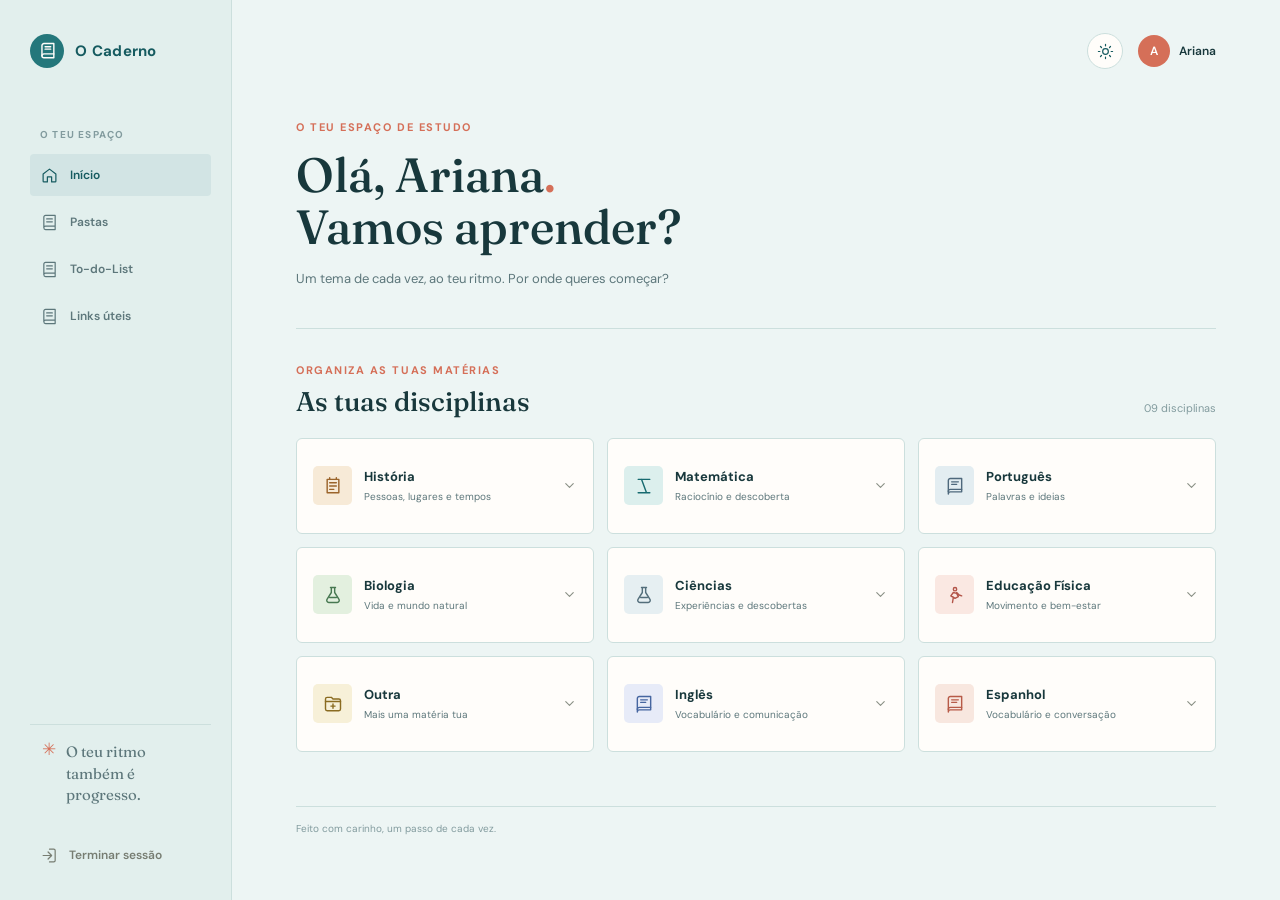
<file: dashboard.html>
<!DOCTYPE html>
<html lang="pt-PT">
<head>
    <meta charset="UTF-8">
    <meta name="viewport" content="width=device-width, initial-scale=1.0">
    <meta name="theme-color" content="#f4f2e9">
    <title>O Caderno — painel de estudos</title>
    <link rel="preconnect" href="https://fonts.googleapis.com">
    <link rel="preconnect" href="https://fonts.gstatic.com" crossorigin>
    <link href="https://fonts.googleapis.com/css2?family=DM+Sans:wght@400;500;600;700&family=Fraunces:opsz,wght@9..144,500;9..144,600&display=swap" rel="stylesheet">
    <link rel="stylesheet" href="main.css">
    <link rel="stylesheet" href="dashboard.css">
    <link rel="stylesheet" href="theme.css">
</head>
<body class="dashboard-body">
    <div class="dashboard-shell">
        <aside class="sidebar">
            <a class="wordmark" href="dashboard.html" aria-label="O Caderno, início">
                <span class="brand-mark" aria-hidden="true">
                    <svg viewBox="0 0 24 24" fill="none" stroke="currentColor" stroke-width="1.8" stroke-linecap="round" stroke-linejoin="round"><path d="M5 4.5A2.5 2.5 0 0 1 7.5 2H20v18H7.5A2.5 2.5 0 0 1 5 17.5z"/><path d="M5 17.5A2.5 2.5 0 0 1 7.5 15H20M9 6h7M9 9h7"/></svg>
                </span>
                O Caderno
            </a>

            <p class="nav-label">O teu espaço</p>
            <nav class="side-nav" aria-label="Navegação principal">
                <a class="nav-link active" href="#inicio" aria-current="page">
                    <svg viewBox="0 0 24 24" fill="none" stroke="currentColor" stroke-width="1.7" stroke-linecap="round" stroke-linejoin="round" aria-hidden="true"><path d="m3 10 9-7 9 7v10a1 1 0 0 1-1 1h-5v-7H9v7H4a1 1 0 0 1-1-1z"/></svg>
                    Início
                </a>
                <a class="nav-link" href="folders.html">
                    <svg viewBox="0 0 24 24" fill="none" stroke="currentColor" stroke-width="1.7" stroke-linecap="round" stroke-linejoin="round" aria-hidden="true"><path d="M4 19.5A2.5 2.5 0 0 1 6.5 17H20M6.5 2H20v20H6.5A2.5 2.5 0 0 1 4 19.5v-15A2.5 2.5 0 0 1 6.5 2Z"/><path d="M8 7h8M8 11h8"/></svg>
                    Pastas
                </a>
                <a class="nav-link" href="todo.html">
                    <svg viewBox="0 0 24 24" fill="none" stroke="currentColor" stroke-width="1.7" stroke-linecap="round" stroke-linejoin="round" aria-hidden="true"><path d="M4 19.5A2.5 2.5 0 0 1 6.5 17H20M6.5 2H20v20H6.5A2.5 2.5 0 0 1 4 19.5v-15A2.5 2.5 0 0 1 6.5 2Z"/><path d="M8 7h8M8 11h8"/></svg>
                    To-do-List
                </a>
                <a class="nav-link" href="links.html">
                    <svg viewBox="0 0 24 24" fill="none" stroke="currentColor" stroke-width="1.7" stroke-linecap="round" stroke-linejoin="round" aria-hidden="true"><path d="M4 19.5A2.5 2.5 0 0 1 6.5 17H20M6.5 2H20v20H6.5A2.5 2.5 0 0 1 4 19.5v-15A2.5 2.5 0 0 1 6.5 2Z"/><path d="M8 7h8M8 11h8"/></svg>
                    Links úteis
                </a>

            </nav>

            <div class="sidebar-note">
                <span class="note-mark" aria-hidden="true">✳</span>
                <p>O teu ritmo também é progresso.</p>
            </div>

            <button class="logout-button" id="logout-button" type="button" title="Terminar sessão">
                <svg viewBox="0 0 24 24" fill="none" stroke="currentColor" stroke-width="1.7" stroke-linecap="round" stroke-linejoin="round" aria-hidden="true"><path d="M10 17l5-5-5-5M15 12H3"/><path d="M12 3h6a2 2 0 0 1 2 2v14a2 2 0 0 1-2 2h-6"/></svg>
                Terminar sessão
            </button>
        </aside>

        <main class="dashboard-content">
            <header class="topbar">
                <p id="today-date" class="today-date"></p>
                <div class="topbar-actions">
                <button class="theme-toggle" id="theme-toggle" type="button" aria-label="Ativar modo escuro" title="Ativar modo escuro" aria-pressed="false"></button>
                <div class="user-chip"><span class="user-avatar" aria-hidden="true">A</span><span>Ariana</span></div>
                </div>
            </header>

            <section class="dashboard-hero" id="inicio" aria-labelledby="welcome-title">
                <p class="eyebrow">O teu espaço de estudo</p>
                <h1 id="welcome-title">Olá, Ariana<span>.</span><br>Vamos aprender?</h1>
                <p class="hero-copy">Um tema de cada vez, ao teu ritmo. Por onde queres começar?</p>
            </section>

            <section class="subjects-section" id="disciplinas" aria-labelledby="subjects-title">
                <div class="section-heading">
                    <div>
                        <p class="eyebrow">Organiza as tuas matérias</p>
                        <h2 id="subjects-title">As tuas disciplinas</h2>
                    </div>
                    <span class="subject-count">09 disciplinas</span>
                </div>

                <div class="subject-grid">
                    <details class="subject-card history-card">
                        <summary>
                            <span class="subject-icon" aria-hidden="true"><svg viewBox="0 0 24 24" fill="none" stroke="currentColor" stroke-width="1.7" stroke-linecap="round" stroke-linejoin="round"><path d="M5 4h14v16H5zM8 8h8M8 12h8M8 16h5"/><path d="M8 2v2m8-2v2"/></svg></span>
                            <span class="subject-heading"><strong>História</strong><small>Pessoas, lugares e tempos</small></span>
                            <svg class="subject-chevron" viewBox="0 0 24 24" fill="none" stroke="currentColor" stroke-width="1.8" stroke-linecap="round" stroke-linejoin="round" aria-hidden="true"><path d="m6 9 6 6 6-6"/></svg>
                        </summary>
                        <div class="topic-list"><p>Temas para estudar</p><ul><li>História de Portugal</li><li>Grandes civilizações</li><li>Linha do tempo</li></ul></div>
                    </details>

                    <details class="subject-card math-card">
                        <summary>
                            <span class="subject-icon" aria-hidden="true">
                                <svg viewBox="0 0 24 24" fill="none" stroke="currentColor" stroke-width="1.7" stroke-linecap="round" stroke-linejoin="round"><path d="M5 4h14M5 20h14M9 4l6 16"/></svg>
                            </span>
                            <span class="subject-heading"><strong>Matemática</strong><small>Raciocínio e descoberta</small></span>
                            <svg class="subject-chevron" viewBox="0 0 24 24" fill="none" stroke="currentColor" stroke-width="1.8" stroke-linecap="round" stroke-linejoin="round" aria-hidden="true"><path d="m6 9 6 6 6-6"/></svg>
                        </summary>
                        <div class="topic-list">
                            <p>Temas para estudar</p>
                            <ul><li>Frações e proporções</li><li>Equações</li><li>Geometria</li></ul>
                        </div>
                    </details>

                    <details class="subject-card language-card">
                        <summary>
                            <span class="subject-icon" aria-hidden="true"><svg viewBox="0 0 24 24" fill="none" stroke="currentColor" stroke-width="1.7" stroke-linecap="round" stroke-linejoin="round"><path d="M4 5.5A2.5 2.5 0 0 1 6.5 3H20v16H6.5A2.5 2.5 0 0 0 4 21.5z"/><path d="M4 18.5A2.5 2.5 0 0 1 6.5 16H20M8 7h8M8 10h6"/></svg></span>
                            <span class="subject-heading"><strong>Português</strong><small>Palavras e ideias</small></span>
                            <svg class="subject-chevron" viewBox="0 0 24 24" fill="none" stroke="currentColor" stroke-width="1.8" stroke-linecap="round" stroke-linejoin="round" aria-hidden="true"><path d="m6 9 6 6 6-6"/></svg>
                        </summary>
                        <div class="topic-list"><p>Temas para estudar</p><ul><li>Gramática</li><li>Interpretação de texto</li><li>Escrita</li></ul></div>
                    </details>

                    <details class="subject-card biology-card">
                        <summary>
                            <span class="subject-icon" aria-hidden="true"><svg viewBox="0 0 24 24" fill="none" stroke="currentColor" stroke-width="1.7" stroke-linecap="round" stroke-linejoin="round"><path d="M9 3h6M10 3v6l-5.2 8.3A2.5 2.5 0 0 0 6.9 21h10.2a2.5 2.5 0 0 0 2.1-3.7L14 9V3"/><path d="M8 15h8"/></svg></span>
                            <span class="subject-heading"><strong>Biologia</strong><small>Vida e mundo natural</small></span>
                            <svg class="subject-chevron" viewBox="0 0 24 24" fill="none" stroke="currentColor" stroke-width="1.8" stroke-linecap="round" stroke-linejoin="round" aria-hidden="true"><path d="m6 9 6 6 6-6"/></svg>
                        </summary>
                        <div class="topic-list"><p>Temas para estudar</p><ul><li>A célula</li><li>Corpo humano</li><li>Ecossistemas</li></ul></div>
                    </details>

                    <details class="subject-card science-card">
                        <summary>
                            <span class="subject-icon" aria-hidden="true"><svg viewBox="0 0 24 24" fill="none" stroke="currentColor" stroke-width="1.7" stroke-linecap="round" stroke-linejoin="round"><path d="M9 3h6M10 3v6l-5.2 8.3A2.5 2.5 0 0 0 6.9 21h10.2a2.5 2.5 0 0 0 2.1-3.7L14 9V3"/><path d="M8 15h8"/></svg></span>
                            <span class="subject-heading"><strong>Ciências</strong><small>Experiências e descobertas</small></span>
                            <svg class="subject-chevron" viewBox="0 0 24 24" fill="none" stroke="currentColor" stroke-width="1.8" stroke-linecap="round" stroke-linejoin="round" aria-hidden="true"><path d="m6 9 6 6 6-6"/></svg>
                        </summary>
                        <div class="topic-list"><p>Temas para estudar</p><ul><li>Matéria e energia</li><li>Experiências</li><li>Ambiente</li></ul></div>
                    </details>

                    <details class="subject-card sports-card">
                        <summary>
                            <span class="subject-icon" aria-hidden="true"><svg viewBox="0 0 24 24" fill="none" stroke="currentColor" stroke-width="1.7" stroke-linecap="round" stroke-linejoin="round"><circle cx="12" cy="5" r="2"/><path d="m10 9-3 4 3 2-1 6m5-12 3 3 3 1M10 9l4 1 2 4-4 2-3-2"/></svg></span>
                            <span class="subject-heading"><strong>Educação Física</strong><small>Movimento e bem-estar</small></span>
                            <svg class="subject-chevron" viewBox="0 0 24 24" fill="none" stroke="currentColor" stroke-width="1.8" stroke-linecap="round" stroke-linejoin="round" aria-hidden="true"><path d="m6 9 6 6 6-6"/></svg>
                        </summary>
                        <div class="topic-list"><p>Temas para estudar</p><ul><li>Condição física</li><li>Desportos e regras</li><li>Saúde e movimento</li></ul></div>
                    </details>

                    <details class="subject-card other-card">
                        <summary>
                            <span class="subject-icon" aria-hidden="true"><svg viewBox="0 0 24 24" fill="none" stroke="currentColor" stroke-width="1.7" stroke-linecap="round" stroke-linejoin="round"><path d="M3 6a2 2 0 0 1 2-2h5l2 2h7a2 2 0 0 1 2 2v10a2 2 0 0 1-2 2H5a2 2 0 0 1-2-2z"/><path d="M3 9h18M12 12v5m-2.5-2.5h5"/></svg></span>
                            <span class="subject-heading"><strong>Outra</strong><small>Mais uma matéria tua</small></span>
                            <svg class="subject-chevron" viewBox="0 0 24 24" fill="none" stroke="currentColor" stroke-width="1.8" stroke-linecap="round" stroke-linejoin="round" aria-hidden="true"><path d="m6 9 6 6 6-6"/></svg>
                        </summary>
                        <div class="topic-list"><p>Temas para estudar</p><ul><li>Apontamentos pessoais</li><li>Exercícios</li><li>Revisão</li></ul></div>
                    </details>

                    <details class="subject-card english-card">
                        <summary>
                            <span class="subject-icon" aria-hidden="true"><svg viewBox="0 0 24 24" fill="none" stroke="currentColor" stroke-width="1.7" stroke-linecap="round" stroke-linejoin="round"><path d="M4 5.5A2.5 2.5 0 0 1 6.5 3H20v16H6.5A2.5 2.5 0 0 0 4 21.5z"/><path d="M4 18.5A2.5 2.5 0 0 1 6.5 16H20M8 7h8M8 10h6"/></svg></span>
                            <span class="subject-heading"><strong>Inglês</strong><small>Vocabulário e comunicação</small></span>
                            <svg class="subject-chevron" viewBox="0 0 24 24" fill="none" stroke="currentColor" stroke-width="1.8" stroke-linecap="round" stroke-linejoin="round" aria-hidden="true"><path d="m6 9 6 6 6-6"/></svg>
                        </summary>
                        <div class="topic-list"><p>Temas para estudar</p><ul><li>Vocabulário</li><li>Gramática</li><li>Leitura e compreensão</li></ul></div>
                    </details>

                    <details class="subject-card spanish-card">
                        <summary>
                            <span class="subject-icon" aria-hidden="true"><svg viewBox="0 0 24 24" fill="none" stroke="currentColor" stroke-width="1.7" stroke-linecap="round" stroke-linejoin="round"><path d="M4 5.5A2.5 2.5 0 0 1 6.5 3H20v16H6.5A2.5 2.5 0 0 0 4 21.5z"/><path d="M4 18.5A2.5 2.5 0 0 1 6.5 16H20M8 7h8M8 10h6"/></svg></span>
                            <span class="subject-heading"><strong>Espanhol</strong><small>Vocabulário e conversação</small></span>
                            <svg class="subject-chevron" viewBox="0 0 24 24" fill="none" stroke="currentColor" stroke-width="1.8" stroke-linecap="round" stroke-linejoin="round" aria-hidden="true"><path d="m6 9 6 6 6-6"/></svg>
                        </summary>
                        <div class="topic-list"><p>Temas para estudar</p><ul><li>Vocabulário</li><li>Verbos</li><li>Compreensão oral</li></ul></div>
                    </details>
                </div>
            </section>

            <footer class="dashboard-footer">Feito com carinho, um passo de cada vez.</footer>
        </main>
    </div>

    <script src="theme.js" defer></script>
    <script type="module" src="dashboard.js"></script>
</body>
</html>
</file>
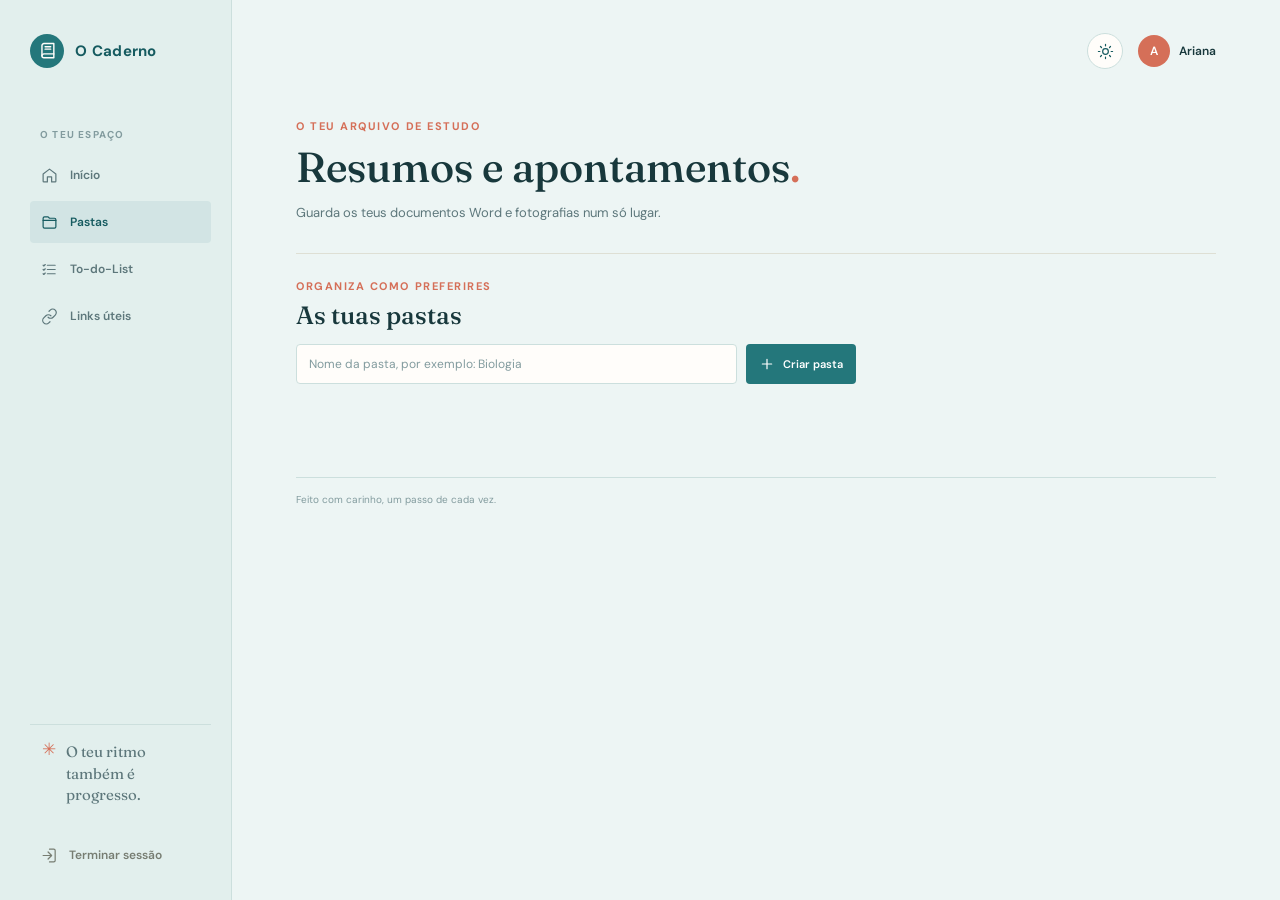
<file: folders.html>
<!DOCTYPE html>
<html lang="pt-PT">
<head>
    <meta charset="UTF-8">
    <meta name="viewport" content="width=device-width, initial-scale=1.0">
    <meta name="theme-color" content="#f4f2e9">
    <title>O Caderno — Pastas</title>
    <link rel="preconnect" href="https://fonts.googleapis.com">
    <link rel="preconnect" href="https://fonts.gstatic.com" crossorigin>
    <link href="https://fonts.googleapis.com/css2?family=DM+Sans:wght@400;500;600;700&family=Fraunces:opsz,wght@9..144,500;9..144,600&display=swap" rel="stylesheet">
    <link rel="stylesheet" href="main.css">
    <link rel="stylesheet" href="dashboard.css">
    <link rel="stylesheet" href="study-tools.css">
    <link rel="stylesheet" href="theme.css">
</head>
<body class="dashboard-body">
    <div class="dashboard-shell">
        <aside class="sidebar">
            <a class="wordmark" href="dashboard.html" aria-label="O Caderno, início"><span class="brand-mark" aria-hidden="true"><svg viewBox="0 0 24 24" fill="none" stroke="currentColor" stroke-width="1.8" stroke-linecap="round" stroke-linejoin="round"><path d="M5 4.5A2.5 2.5 0 0 1 7.5 2H20v18H7.5A2.5 2.5 0 0 1 5 17.5z"/><path d="M5 17.5A2.5 2.5 0 0 1 7.5 15H20M9 6h7M9 9h7"/></svg></span>O Caderno</a>
            <p class="nav-label">O teu espaço</p>
            <nav class="side-nav" aria-label="Navegação principal">
                <a class="nav-link" href="dashboard.html"><svg viewBox="0 0 24 24" fill="none" stroke="currentColor" stroke-width="1.7" stroke-linecap="round" stroke-linejoin="round" aria-hidden="true"><path d="m3 10 9-7 9 7v10a1 1 0 0 1-1 1h-5v-7H9v7H4a1 1 0 0 1-1-1z"/></svg>Início</a>
                <a class="nav-link active" href="folders.html" aria-current="page"><svg viewBox="0 0 24 24" fill="none" stroke="currentColor" stroke-width="1.7" stroke-linecap="round" stroke-linejoin="round" aria-hidden="true"><path d="M3 6a2 2 0 0 1 2-2h5l2 2h7a2 2 0 0 1 2 2v10a2 2 0 0 1-2 2H5a2 2 0 0 1-2-2z"/><path d="M3 9h18"/></svg>Pastas</a>
                <a class="nav-link" href="todo.html"><svg viewBox="0 0 24 24" fill="none" stroke="currentColor" stroke-width="1.7" stroke-linecap="round" stroke-linejoin="round" aria-hidden="true"><path d="M9 6h11M9 12h11M9 18h11"/><path d="m3 6 1 1 2-2M3 12l1 1 2-2M3 18l1 1 2-2"/></svg>To-do-List</a>
                <a class="nav-link" href="links.html"><svg viewBox="0 0 24 24" fill="none" stroke="currentColor" stroke-width="1.7" stroke-linecap="round" stroke-linejoin="round" aria-hidden="true"><path d="M10 13a5 5 0 0 0 7.1 0l3-3A5 5 0 0 0 13 2.9l-1.7 1.7"/><path d="M14 11a5 5 0 0 0-7.1 0l-3 3A5 5 0 0 0 11 21.1l1.7-1.7"/></svg>Links úteis</a>
            </nav>
            <div class="sidebar-note"><span class="note-mark" aria-hidden="true">✳</span><p>O teu ritmo também é progresso.</p></div>
            <button class="logout-button" id="logout-button" type="button" title="Terminar sessão"><svg viewBox="0 0 24 24" fill="none" stroke="currentColor" stroke-width="1.7" stroke-linecap="round" stroke-linejoin="round" aria-hidden="true"><path d="M10 17l5-5-5-5M15 12H3"/><path d="M12 3h6a2 2 0 0 1 2 2v14a2 2 0 0 1-2 2h-6"/></svg>Terminar sessão</button>
        </aside>

        <main class="dashboard-content tool-content">
            <header class="topbar"><p id="today-date" class="today-date"></p><div class="topbar-actions"><button class="theme-toggle" id="theme-toggle" type="button" aria-label="Ativar modo escuro" title="Ativar modo escuro" aria-pressed="false"></button><div class="user-chip"><span class="user-avatar" aria-hidden="true">A</span><span>Ariana</span></div></div></header>
            <section class="tool-heading" aria-labelledby="page-title"><p class="eyebrow">O teu arquivo de estudo</p><h1 id="page-title">Resumos e apontamentos<span>.</span></h1><p class="hero-copy">Guarda os teus documentos Word e fotografias num só lugar.</p></section>

            <section class="folders-workspace" aria-labelledby="folders-title">
                <div class="folder-manager-heading"><div><p class="eyebrow">Organiza como preferires</p><h2 id="folders-title">As tuas pastas</h2></div><button id="delete-folder" class="delete-folder-button" type="button" title="Apagar pasta selecionada" aria-label="Apagar pasta selecionada" hidden><svg viewBox="0 0 24 24" fill="none" stroke="currentColor" stroke-width="1.7" stroke-linecap="round" stroke-linejoin="round" aria-hidden="true"><path d="M4 7h16M10 11v6m4-6v6M5 7l1 14h12l1-14M9 7V4h6v3"/></svg>Apagar pasta</button></div>
                <form id="folder-form" class="folder-create-form"><label class="visually-hidden" for="folder-name">Nome da nova pasta</label><input id="folder-name" name="name" type="text" maxlength="60" placeholder="Nome da pasta, por exemplo: Biologia" required><button class="add-task-button" type="submit"><svg viewBox="0 0 24 24" fill="none" stroke="currentColor" stroke-width="1.8" stroke-linecap="round" aria-hidden="true"><path d="M12 5v14M5 12h14"/></svg><span>Criar pasta</span></button></form>
                <p class="storage-message" id="folder-message" role="status" aria-live="polite"></p>
                <p id="folder-empty-state" class="folder-empty-state" hidden>Cria uma pasta para começares a guardar e organizar ficheiros e resumos.</p>
                <div id="folder-list" class="folder-list" aria-live="polite"></div>
            </section>

            <section class="materials-section" aria-label="Organização de ficheiros" hidden>
                <div class="material-controls">
                    <div class="tab-list" role="tablist" aria-label="Tipo de resumo">
                        <button class="material-tab active" id="tab-documents" type="button" role="tab" aria-selected="true" aria-controls="upload-panel" data-kind="documents">Documentos Word</button>
                        <button class="material-tab" id="tab-photos" type="button" role="tab" aria-selected="false" aria-controls="upload-panel" data-kind="photos">Fotos</button>
                        <button class="material-tab" id="tab-summaries" type="button" role="tab" aria-selected="false" aria-controls="summary-panel" data-kind="summaries">Resumos escritos à mão</button>
                    </div>
                </div>

                <div class="material-tabpanel" id="upload-panel" role="tabpanel" aria-labelledby="tab-documents">
                <div class="upload-panel">
                    <div class="upload-copy"><span class="upload-symbol" aria-hidden="true"><svg viewBox="0 0 24 24" fill="none" stroke="currentColor" stroke-width="1.7" stroke-linecap="round" stroke-linejoin="round"><path d="M12 16V4m-5 5 5-5 5 5"/><path d="M4 15v4a1 1 0 0 0 1 1h14a1 1 0 0 0 1-1v-4"/></svg></span><div><h2 id="upload-title">Adiciona um resumo Word</h2><p id="upload-description">Escolhe ficheiros .doc ou .docx para guardar na pasta de uma disciplina.</p></div></div>
                    <div class="upload-actions"><span id="upload-destination" class="upload-destination">Seleciona uma pasta</span><input id="file-input" class="visually-hidden" type="file" multiple accept=".doc,.docx,application/msword,application/vnd.openxmlformats-officedocument.wordprocessingml.document"><button class="upload-button" id="choose-files" type="button" disabled><svg viewBox="0 0 24 24" fill="none" stroke="currentColor" stroke-width="1.7" stroke-linecap="round" stroke-linejoin="round" aria-hidden="true"><path d="M12 16V4m-5 5 5-5 5 5"/><path d="M4 15v4a1 1 0 0 0 1 1h14a1 1 0 0 0 1-1v-4"/></svg><span>Adicionar ficheiros</span></button></div>
                </div>
                <p class="storage-message" id="storage-message" role="status" aria-live="polite"></p>

                <div class="file-section-heading"><div><h2 id="files-title">Os teus documentos</h2><p id="file-count">A carregar...</p></div><span class="local-storage-note">Guardados na tua conta</span></div>
                <div class="file-list" id="file-list" aria-live="polite"></div>
                </div>
            </section>

            <section class="summary-workspace" id="summary-panel" role="tabpanel" aria-labelledby="tab-summaries" hidden>
                <div class="summary-workspace-heading">
                    <div><p class="eyebrow">Apontamentos teus</p><h2 id="summary-section-title">Criar um resumo</h2></div>
                    <span id="summary-destination" class="upload-destination"></span>
                </div>
                <form id="summary-form" class="summary-form">
                    <input id="summary-id" name="id" type="hidden">
                    <div class="summary-title-field"><label for="summary-title">Título</label><input id="summary-title" name="title" type="text" placeholder="Ex.: Sistema respiratório" maxlength="100" required></div>
                    <div class="summary-content-field"><label for="summary-content">Conteúdo</label><textarea id="summary-content" name="content" rows="8" placeholder="Escreve o resumo ou cola aqui os teus apontamentos do Word." required></textarea></div>
                    <div class="summary-form-actions"><button class="add-task-button" id="summary-save" type="submit"><span>Guardar resumo</span></button><button class="summary-cancel" id="summary-cancel" type="button" hidden>Cancelar edição</button></div>
                    <p class="storage-message" id="summary-message" role="status" aria-live="polite"></p>
                </form>

                <div class="summary-library">
                    <div class="summary-library-heading"><div><p class="eyebrow">A tua biblioteca</p><h2>Resumos desta pasta</h2></div></div>
                    <div id="summary-list" class="summary-list" aria-live="polite"></div>
                </div>
            </section>
            <footer class="dashboard-footer">Feito com carinho, um passo de cada vez.</footer>
        </main>
    </div>

    <script src="theme.js" defer></script>
    <script type="module" src="folders.js"></script>
</body>
</html>
</file>
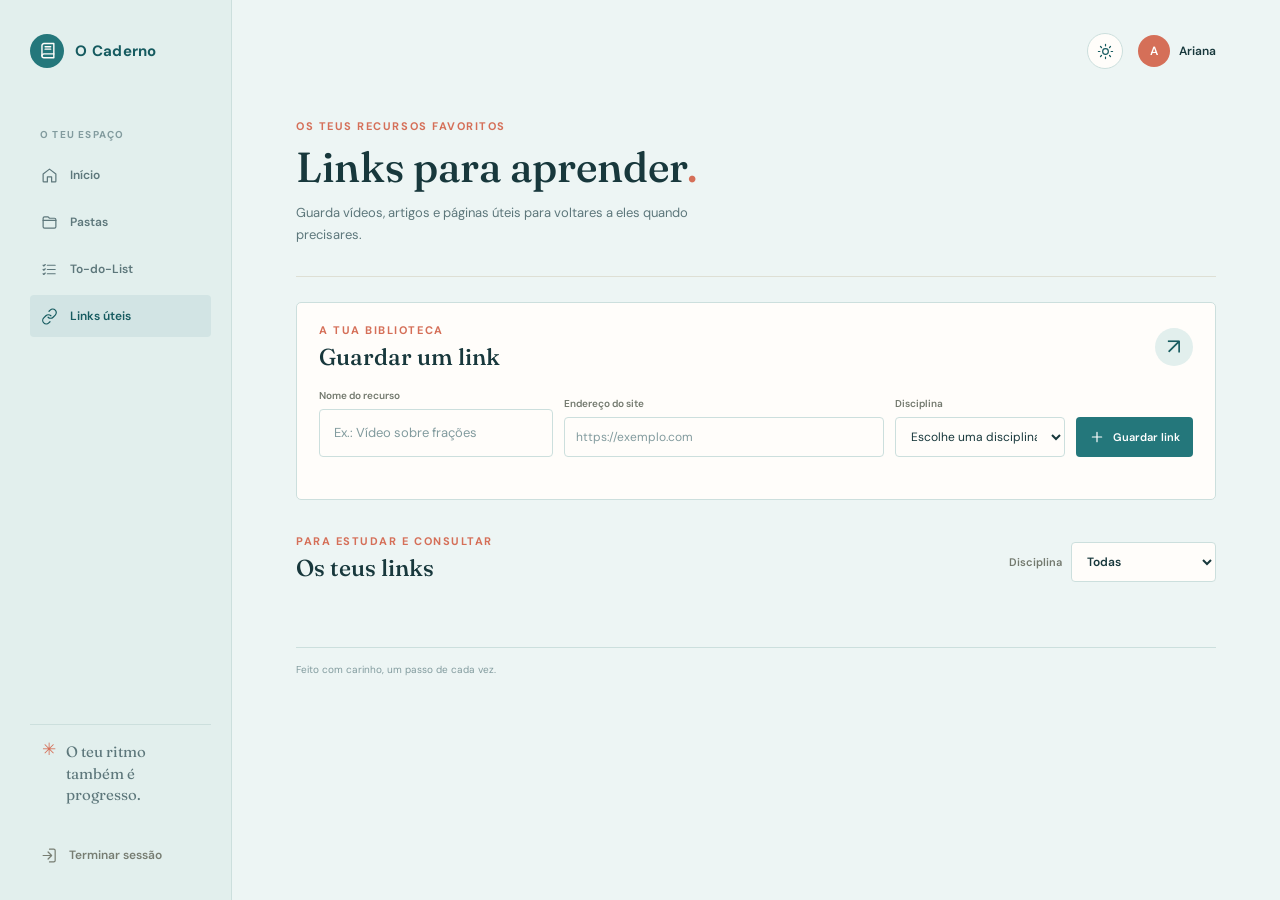
<file: links.html>
<!DOCTYPE html>
<html lang="pt-PT">
<head>
    <meta charset="UTF-8">
    <meta name="viewport" content="width=device-width, initial-scale=1.0">
    <meta name="theme-color" content="#f4f2e9">
    <title>O Caderno — Links úteis</title>
    <link rel="preconnect" href="https://fonts.googleapis.com">
    <link rel="preconnect" href="https://fonts.gstatic.com" crossorigin>
    <link href="https://fonts.googleapis.com/css2?family=DM+Sans:wght@400;500;600;700&family=Fraunces:opsz,wght@9..144,500;9..144,600&display=swap" rel="stylesheet">
    <link rel="stylesheet" href="main.css">
    <link rel="stylesheet" href="dashboard.css">
    <link rel="stylesheet" href="study-tools.css">
    <link rel="stylesheet" href="links.css">
    <link rel="stylesheet" href="theme.css">
</head>
<body class="dashboard-body">
    <div class="dashboard-shell">
        <aside class="sidebar">
            <a class="wordmark" href="dashboard.html" aria-label="O Caderno, início"><span class="brand-mark" aria-hidden="true"><svg viewBox="0 0 24 24" fill="none" stroke="currentColor" stroke-width="1.8" stroke-linecap="round" stroke-linejoin="round"><path d="M5 4.5A2.5 2.5 0 0 1 7.5 2H20v18H7.5A2.5 2.5 0 0 1 5 17.5z"/><path d="M5 17.5A2.5 2.5 0 0 1 7.5 15H20M9 6h7M9 9h7"/></svg></span>O Caderno</a>
            <p class="nav-label">O teu espaço</p>
            <nav class="side-nav" aria-label="Navegação principal">
                <a class="nav-link" href="dashboard.html"><svg viewBox="0 0 24 24" fill="none" stroke="currentColor" stroke-width="1.7" stroke-linecap="round" stroke-linejoin="round" aria-hidden="true"><path d="m3 10 9-7 9 7v10a1 1 0 0 1-1 1h-5v-7H9v7H4a1 1 0 0 1-1-1z"/></svg>Início</a>
                <a class="nav-link" href="folders.html"><svg viewBox="0 0 24 24" fill="none" stroke="currentColor" stroke-width="1.7" stroke-linecap="round" stroke-linejoin="round" aria-hidden="true"><path d="M3 6a2 2 0 0 1 2-2h5l2 2h7a2 2 0 0 1 2 2v10a2 2 0 0 1-2 2H5a2 2 0 0 1-2-2z"/><path d="M3 9h18"/></svg>Pastas</a>
                <a class="nav-link" href="todo.html"><svg viewBox="0 0 24 24" fill="none" stroke="currentColor" stroke-width="1.7" stroke-linecap="round" stroke-linejoin="round" aria-hidden="true"><path d="M9 6h11M9 12h11M9 18h11"/><path d="m3 6 1 1 2-2M3 12l1 1 2-2M3 18l1 1 2-2"/></svg>To-do-List</a>
                <a class="nav-link active" href="links.html" aria-current="page"><svg viewBox="0 0 24 24" fill="none" stroke="currentColor" stroke-width="1.7" stroke-linecap="round" stroke-linejoin="round" aria-hidden="true"><path d="M10 13a5 5 0 0 0 7.1 0l3-3A5 5 0 0 0 13 2.9l-1.7 1.7"/><path d="M14 11a5 5 0 0 0-7.1 0l-3 3A5 5 0 0 0 11 21.1l1.7-1.7"/></svg>Links úteis</a>
            </nav>
            <div class="sidebar-note"><span class="note-mark" aria-hidden="true">✳</span><p>O teu ritmo também é progresso.</p></div>
            <button class="logout-button" id="logout-button" type="button" title="Terminar sessão"><svg viewBox="0 0 24 24" fill="none" stroke="currentColor" stroke-width="1.7" stroke-linecap="round" stroke-linejoin="round" aria-hidden="true"><path d="M10 17l5-5-5-5M15 12H3"/><path d="M12 3h6a2 2 0 0 1 2 2v14a2 2 0 0 1-2 2h-6"/></svg>Terminar sessão</button>
        </aside>

        <main class="dashboard-content tool-content">
            <header class="topbar"><p id="today-date" class="today-date"></p><div class="topbar-actions"><button class="theme-toggle" id="theme-toggle" type="button" aria-label="Ativar modo escuro" title="Ativar modo escuro" aria-pressed="false"></button><div class="user-chip"><span class="user-avatar" aria-hidden="true">A</span><span>Ariana</span></div></div></header>
            <section class="tool-heading" aria-labelledby="page-title"><p class="eyebrow">Os teus recursos favoritos</p><h1 id="page-title">Links para aprender<span>.</span></h1><p class="hero-copy">Guarda vídeos, artigos e páginas úteis para voltares a eles quando precisares.</p></section>

            <section class="link-form-section" aria-labelledby="add-link-title">
                <div class="link-form-heading"><div><p class="eyebrow">A tua biblioteca</p><h2 id="add-link-title">Guardar um link</h2></div><span class="link-mark" aria-hidden="true">↗</span></div>
                <form id="link-form" class="link-form">
                    <div class="link-title-field"><label for="link-title">Nome do recurso</label><input id="link-title" class="link-input" name="title" type="text" placeholder="Ex.: Vídeo sobre frações" maxlength="90" required></div>
                    <div class="link-url-field"><label for="link-url">Endereço do site</label><input id="link-url" class="link-input" name="url" type="url" placeholder="https://exemplo.com" required></div>
                    <div class="link-category-field"><label for="link-category">Disciplina</label><select id="link-category" class="tool-select" name="category" required><option value="" selected disabled>Escolhe uma disciplina</option><option>História</option><option>Matemática</option><option>Português</option><option>Biologia</option><option>Ciências</option><option>Educação Física</option><option>Outra</option><option>Inglês</option><option>Espanhol</option><option>Geral</option></select></div>
                    <button class="add-task-button" type="submit"><svg viewBox="0 0 24 24" fill="none" stroke="currentColor" stroke-width="1.8" stroke-linecap="round" aria-hidden="true"><path d="M12 5v14M5 12h14"/></svg><span>Guardar link</span></button>
                </form>
                <p id="link-message" class="storage-message" role="status" aria-live="polite"></p>
            </section>

            <section class="saved-links-section" aria-labelledby="saved-links-title">
                <div class="saved-links-heading"><div><p class="eyebrow">Para estudar e consultar</p><h2 id="saved-links-title">Os teus links</h2></div><label class="folder-filter-label" for="link-filter">Disciplina<select id="link-filter" class="tool-select"><option value="all">Todas</option><option>História</option><option>Matemática</option><option>Português</option><option>Biologia</option><option>Ciências</option><option>Educação Física</option><option>Outra</option><option>Inglês</option><option>Espanhol</option><option>Geral</option></select></label></div>
                <div id="links-list" class="saved-links-list" aria-live="polite"></div>
            </section>
            <footer class="dashboard-footer">Feito com carinho, um passo de cada vez.</footer>
        </main>
    </div>

    <script src="theme.js" defer></script>
    <script type="module" src="links.js"></script>
</body>
</html>
</file>
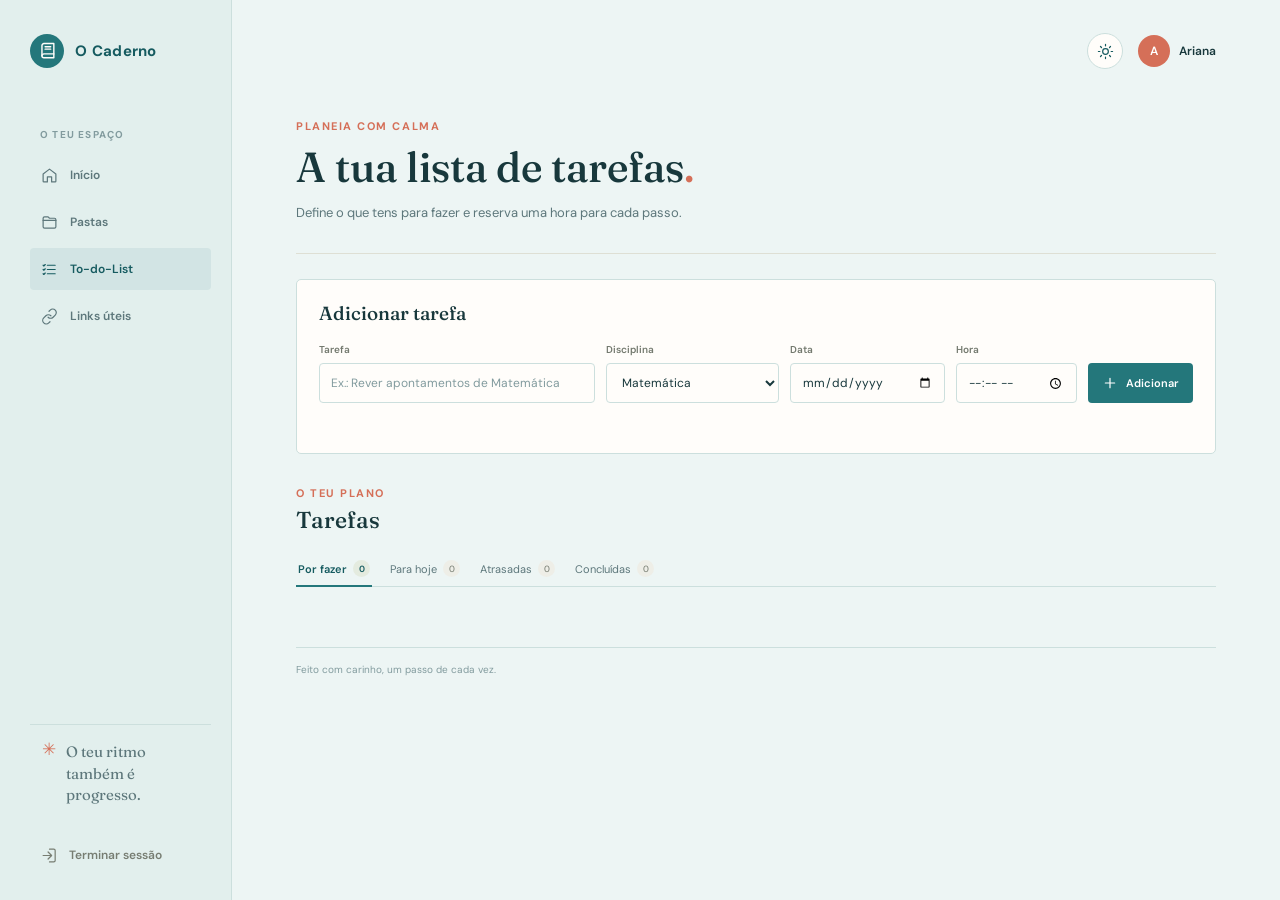
<file: todo.html>
<!DOCTYPE html>
<html lang="pt-PT">
<head>
    <meta charset="UTF-8">
    <meta name="viewport" content="width=device-width, initial-scale=1.0">
    <meta name="theme-color" content="#f4f2e9">
    <title>O Caderno — To-do-List</title>
    <link rel="preconnect" href="https://fonts.googleapis.com">
    <link rel="preconnect" href="https://fonts.gstatic.com" crossorigin>
    <link href="https://fonts.googleapis.com/css2?family=DM+Sans:wght@400;500;600;700&family=Fraunces:opsz,wght@9..144,500;9..144,600&display=swap" rel="stylesheet">
    <link rel="stylesheet" href="main.css">
    <link rel="stylesheet" href="dashboard.css">
    <link rel="stylesheet" href="study-tools.css">
    <link rel="stylesheet" href="theme.css">
</head>
<body class="dashboard-body">
    <div class="dashboard-shell">
        <aside class="sidebar">
            <a class="wordmark" href="dashboard.html" aria-label="O Caderno, início"><span class="brand-mark" aria-hidden="true"><svg viewBox="0 0 24 24" fill="none" stroke="currentColor" stroke-width="1.8" stroke-linecap="round" stroke-linejoin="round"><path d="M5 4.5A2.5 2.5 0 0 1 7.5 2H20v18H7.5A2.5 2.5 0 0 1 5 17.5z"/><path d="M5 17.5A2.5 2.5 0 0 1 7.5 15H20M9 6h7M9 9h7"/></svg></span>O Caderno</a>
            <p class="nav-label">O teu espaço</p>
            <nav class="side-nav" aria-label="Navegação principal">
                <a class="nav-link" href="dashboard.html"><svg viewBox="0 0 24 24" fill="none" stroke="currentColor" stroke-width="1.7" stroke-linecap="round" stroke-linejoin="round" aria-hidden="true"><path d="m3 10 9-7 9 7v10a1 1 0 0 1-1 1h-5v-7H9v7H4a1 1 0 0 1-1-1z"/></svg>Início</a>
                <a class="nav-link" href="folders.html"><svg viewBox="0 0 24 24" fill="none" stroke="currentColor" stroke-width="1.7" stroke-linecap="round" stroke-linejoin="round" aria-hidden="true"><path d="M3 6a2 2 0 0 1 2-2h5l2 2h7a2 2 0 0 1 2 2v10a2 2 0 0 1-2 2H5a2 2 0 0 1-2-2z"/><path d="M3 9h18"/></svg>Pastas</a>
                <a class="nav-link active" href="todo.html" aria-current="page"><svg viewBox="0 0 24 24" fill="none" stroke="currentColor" stroke-width="1.7" stroke-linecap="round" stroke-linejoin="round" aria-hidden="true"><path d="M9 6h11M9 12h11M9 18h11"/><path d="m3 6 1 1 2-2M3 12l1 1 2-2M3 18l1 1 2-2"/></svg>To-do-List</a>
                <a class="nav-link" href="links.html"><svg viewBox="0 0 24 24" fill="none" stroke="currentColor" stroke-width="1.7" stroke-linecap="round" stroke-linejoin="round" aria-hidden="true"><path d="M10 13a5 5 0 0 0 7.1 0l3-3A5 5 0 0 0 13 2.9l-1.7 1.7"/><path d="M14 11a5 5 0 0 0-7.1 0l-3 3A5 5 0 0 0 11 21.1l1.7-1.7"/></svg>Links úteis</a>
            </nav>
            <div class="sidebar-note"><span class="note-mark" aria-hidden="true">✳</span><p>O teu ritmo também é progresso.</p></div>
            <button class="logout-button" id="logout-button" type="button" title="Terminar sessão"><svg viewBox="0 0 24 24" fill="none" stroke="currentColor" stroke-width="1.7" stroke-linecap="round" stroke-linejoin="round" aria-hidden="true"><path d="M10 17l5-5-5-5M15 12H3"/><path d="M12 3h6a2 2 0 0 1 2 2v14a2 2 0 0 1-2 2h-6"/></svg>Terminar sessão</button>
        </aside>

        <main class="dashboard-content tool-content">
            <header class="topbar"><p id="today-date" class="today-date"></p><div class="topbar-actions"><button class="theme-toggle" id="theme-toggle" type="button" aria-label="Ativar modo escuro" title="Ativar modo escuro" aria-pressed="false"></button><div class="user-chip"><span class="user-avatar" aria-hidden="true">A</span><span>Ariana</span></div></div></header>
            <section class="tool-heading" aria-labelledby="page-title"><p class="eyebrow">Planeia com calma</p><h1 id="page-title">A tua lista de tarefas<span>.</span></h1><p class="hero-copy">Define o que tens para fazer e reserva uma hora para cada passo.</p></section>

            <section class="todo-section" aria-labelledby="new-task-title">
                <h2 id="new-task-title">Adicionar tarefa</h2>
                <form class="task-form" id="task-form">
                    <div class="task-title-field"><label for="task-title">Tarefa</label><input id="task-title" name="title" type="text" placeholder="Ex.: Rever apontamentos de Matemática" maxlength="100" required></div>
                    <div><label for="task-subject">Disciplina</label><select id="task-subject" name="subject" class="tool-select"><option>História</option><option selected>Matemática</option><option>Português</option><option>Biologia</option><option>Ciências</option><option>Educação Física</option><option>Outra</option><option>Inglês</option><option>Espanhol</option></select></div>
                    <div><label for="task-date">Data</label><input id="task-date" name="date" type="date" required></div>
                    <div><label for="task-time">Hora</label><input id="task-time" name="time" type="time" required></div>
                    <button class="add-task-button" type="submit" aria-label="Adicionar tarefa" title="Adicionar tarefa"><svg viewBox="0 0 24 24" fill="none" stroke="currentColor" stroke-width="1.8" stroke-linecap="round" aria-hidden="true"><path d="M12 5v14M5 12h14"/></svg><span>Adicionar</span></button>
                </form>
                <p class="storage-message" id="task-message" role="status" aria-live="polite"></p>
            </section>

            <section class="tasks-section" aria-labelledby="tasks-heading">
                <div class="tasks-heading-row"><div><p class="eyebrow">O teu plano</p><h2 id="tasks-heading">Tarefas</h2></div><span id="task-count" class="subject-count"></span></div>
                <div class="task-filters" role="group" aria-label="Filtrar tarefas">
                    <button class="task-filter active" type="button" data-filter="pending" aria-pressed="true">Por fazer<span class="task-filter-count" id="count-pending">0</span></button>
                    <button class="task-filter" type="button" data-filter="today" aria-pressed="false">Para hoje<span class="task-filter-count" id="count-today">0</span></button>
                    <button class="task-filter" type="button" data-filter="overdue" aria-pressed="false">Atrasadas<span class="task-filter-count" id="count-overdue">0</span></button>
                    <button class="task-filter" type="button" data-filter="done" aria-pressed="false">Concluídas<span class="task-filter-count" id="count-done">0</span></button>
                </div>
                <div class="task-list" id="task-list" aria-live="polite"></div>
            </section>
            <footer class="dashboard-footer">Feito com carinho, um passo de cada vez.</footer>
        </main>
    </div>

    <script src="theme.js" defer></script>
    <script type="module" src="todo.js"></script>
</body>
</html>
</file>
<file: main.css>
:root {
            color-scheme: light;
            --paper: #edf5f4;
            --ink: #18383c;
            --muted: #5d777b;
            --green: #24777b;
            --green-dark: #165b60;
            --line: #ccdfdd;
            --coral: #d56f58;
            --surface: #fffdfa;
            --surface-alt: #e2efed;
            --surface-soft: #f3f9f7;
            --muted-soft: #829b9e;
            --accent-yellow: #f1c85a;
            --danger: #a84f3c;
            --shadow-color: #153e4217;
        }

        * { box-sizing: border-box; }

        body {
    min-width: 0;
    min-height: 100vh;
    margin: 0;
    display: flex; /* ou grid */
    align-items: center; /* Mantém centrado na vertical */
    justify-content: flex-start; /* Encosta totalmente à esquerda */
    padding: 0; /* Remove a margem externa */
    color: var(--ink);
    background-color: var(--paper);
            background-image: radial-gradient(#24777b1c .7px, transparent .7px);
    background-size: 8px 8px;
    font-family: 'DM Sans', sans-serif;
}

        .page-shell {
            display: grid;
            grid-template-columns: minmax(370px, .88fr) minmax(430px, 1.12fr);
            width: min(1100px, 100%);
            min-height: 690px;
            overflow: hidden;
            border: 1px solid var(--line);
            border-radius: 8px;
            background: var(--surface);
            box-shadow: 0 24px 70px var(--shadow-color);
            animation: arrive .65s ease both;
        }

        .login-panel {
            display: flex;
            flex-direction: column;
            padding: 48px clamp(32px, 5vw, 68px) 32px;
        }

        .wordmark {
            display: inline-flex;
            align-items: center;
            gap: 11px;
            color: var(--green-dark);
            font-size: 15px;
            font-weight: 700;
            letter-spacing: .02em;
        }

        .brand-mark {
            display: grid;
            width: 34px;
            aspect-ratio: 1;
            place-items: center;
            border-radius: 50%;
            color: var(--surface);
            background: var(--green);
        }

        .brand-mark svg { width: 19px; height: 19px; }

        .form-wrap {
            width: 100%;
            max-width: 360px;
            margin: auto;
            padding: 56px 0;
        }

        .eyebrow {
            margin: 0 0 14px;
            color: var(--coral);
            font-size: 11px;
            font-weight: 700;
            letter-spacing: .14em;
            text-transform: uppercase;
        }

        h1 {
            margin: 0;
            font-family: 'Fraunces', Georgia, serif;
            font-size: clamp(38px, 4vw, 48px);
            font-weight: 500;
            letter-spacing: 0;
            line-height: 1.08;
        }

        .intro {
            margin: 15px 0 34px;
            color: var(--muted);
            font-size: 14px;
            line-height: 1.7;
        }

        .field { margin-bottom: 19px; }

        label {
            display: block;
            margin-bottom: 8px;
            font-size: 12px;
            font-weight: 600;
        }

        .input-wrap { position: relative; }

        input[type="email"], input[type="password"], input[type="text"] {
            width: 100%;
            height: 48px;
            padding: 0 14px;
            border: 1px solid var(--line);
            border-radius: 4px;
            outline: none;
            color: var(--ink);
            background: var(--surface);
            font: inherit;
            font-size: 13px;
            transition: border-color .18s, box-shadow .18s;
        }

        input::placeholder { color: var(--muted-soft); }

        input:focus {
            border-color: var(--green);
            box-shadow: 0 0 0 3px #31584418;
        }

        #password { padding-right: 54px; }

        .reveal-password {
            position: absolute;
            top: 50%;
            right: 10px;
            display: grid;
            width: 32px;
            height: 32px;
            transform: translateY(-50%);
            place-items: center;
            border: 0;
            border-radius: 4px;
            color: var(--muted);
            background: transparent;
            cursor: pointer;
        }

        .reveal-password:hover { color: var(--green-dark); background: #3158440d; }
        .reveal-password svg { width: 17px; height: 17px; }

        .submit-button {
            display: flex;
            width: 100%;
            height: 49px;
            justify-content: center;
            align-items: center;
            gap: 10px;
            border: 0;
            border-radius: 4px;
            color: white;
            background: var(--green);
            font: inherit;
            font-size: 13px;
            font-weight: 600;
            cursor: pointer;
            transition: background .18s, transform .18s;
        }

        .submit-button:hover { transform: translateY(-1px); background: var(--green-dark); }
        .submit-button svg { width: 16px; height: 16px; }

        .form-message {
            min-height: 18px;
            margin: 12px 0 0;
            color: var(--danger);
            font-size: 12px;
            line-height: 1.5;
        }

        .form-message:empty { visibility: hidden; }

        .panel-footer {
            display: flex;
            justify-content: space-between;
            gap: 12px;
            color: var(--muted-soft);
            font-size: 11px;
        }

        .visual-panel {
            position: relative;
            min-height: 100%;
            overflow: hidden;
            background: #64775d;
        }

        .visual-panel::before {
            position: absolute;
            z-index: 1;
            inset: 0;
            content: '';
            background: linear-gradient(180deg, #13221808 45%, #13221888 100%);
        }

        .visual-image {
            position: absolute;
            inset: 0;
            width: 100%;
            height: 100%;
            object-fit: cover;
            object-position: 52% center;
        }

        .image-caption {
            position: absolute;
            z-index: 2;
            right: clamp(26px, 4vw, 56px);
            bottom: clamp(28px, 5vw, 58px);
            left: clamp(26px, 4vw, 56px);
            color: white;
            animation: arrive .75s .12s ease both;
        }

        .caption-label {
            display: inline-flex;
            align-items: center;
            gap: 8px;
            margin-bottom: 15px;
            font-size: 11px;
            font-weight: 600;
            letter-spacing: .1em;
            text-transform: uppercase;
        }

        .caption-label::before {
            width: 7px;
            height: 7px;
            border-radius: 50%;
            background: #ecc29b;
            content: '';
        }

        .image-caption blockquote {
            max-width: 440px;
            margin: 0;
            font-family: 'Fraunces', Georgia, serif;
            font-size: clamp(31px, 4vw, 47px);
            font-weight: 500;
            letter-spacing: 0;
            line-height: 1.1;
        }

        .image-caption p {
            margin: 15px 0 0;
            color: #ffffffd9;
            font-size: 13px;
        }

        @keyframes arrive {
            from { opacity: 0; transform: translateY(9px); }
            to { opacity: 1; transform: translateY(0); }
        }

        @media (max-width: 760px) {
            body { display: block; padding: 0; background: #fffefa; }
            .page-shell {
                grid-template-columns: 1fr;
                width: 100%;
                min-height: 100vh;
                border: 0;
                border-radius: 0;
                box-shadow: none;
            }
            .login-panel { min-height: 100vh; padding: 28px 26px 22px; }
            .form-wrap { max-width: 420px; padding: 58px 0; }
            .visual-panel { display: none; }
            .panel-footer { font-size: 10px; }
        }

        @media (prefers-reduced-motion: reduce) {
            *, *::before, *::after { animation-duration: .01ms !important; transition-duration: .01ms !important; }
        }
</file>
<file: dashboard.css>
.dashboard-body {
    display: block;
    min-width: 0;
    padding: 0;
    background-color: var(--paper);
}

.dashboard-shell {
    display: grid;
    grid-template-columns: 232px minmax(0, 1fr);
    max-width: 1440px;
    min-height: 100vh;
    margin: 0 auto;
}

.sidebar {
    position: sticky;
    top: 0;
    display: flex;
    height: 100vh;
    flex-direction: column;
    padding: 34px 20px 24px 30px;
    border-right: 1px solid var(--line);
    background: var(--surface-alt);
}

.sidebar .wordmark { text-decoration: none; }

.nav-label {
    margin: 60px 0 13px 10px;
    color: var(--muted-soft);
    font-size: 10px;
    font-weight: 700;
    letter-spacing: .12em;
    text-transform: uppercase;
}

.side-nav { display: grid; gap: 5px; }

.nav-link {
    display: flex;
    min-height: 42px;
    align-items: center;
    gap: 12px;
    padding: 0 11px;
    border-radius: 4px;
    color: #697267;
    font-size: 12px;
    font-weight: 600;
    text-decoration: none;
    transition: color .18s, background .18s;
}

.nav-link svg { width: 17px; height: 17px; }
.nav-link:hover { color: var(--green-dark); background: #24777b10; }
.nav-link.active { color: var(--green-dark); background: #24777b18; }

.sidebar-note {
    display: flex;
    align-items: flex-start;
    gap: 10px;
    margin-top: auto;
    padding: 16px 12px;
    border-top: 1px solid var(--line);
    color: var(--muted);
}

.note-mark { color: var(--coral); font-size: 17px; line-height: 1; }
.sidebar-note p { margin: 0; font-family: 'Fraunces', Georgia, serif; font-size: 15px; line-height: 1.45; }

.logout-button {
    display: flex;
    min-height: 42px;
    align-items: center;
    gap: 11px;
    margin-top: 12px;
    padding: 0 11px;
    border: 0;
    border-radius: 4px;
    color: #777d72;
    background: transparent;
    font: inherit;
    font-size: 12px;
    font-weight: 600;
    text-align: left;
    cursor: pointer;
}

.logout-button:hover { color: var(--danger); background: #d56f5814; }
.logout-button svg { width: 17px; height: 17px; }

.dashboard-content { min-width: 0; padding: 30px clamp(28px, 5vw, 70px) 32px; }

.topbar {
    display: flex;
    min-height: 42px;
    justify-content: space-between;
    align-items: center;
    gap: 16px;
}

.today-date { margin: 0; color: var(--muted); font-size: 12px; text-transform: capitalize; }
.user-chip { display: flex; align-items: center; gap: 9px; color: var(--ink); font-size: 12px; font-weight: 600; }
.user-avatar { display: grid; width: 32px; aspect-ratio: 1; place-items: center; border-radius: 50%; color: #fff; background: var(--coral); font-size: 12px; }

.dashboard-hero {
    position: relative;
    margin-top: 48px;
    padding: 0 0 38px;
    border-bottom: 1px solid var(--line);
}

.dashboard-hero .eyebrow { margin-bottom: 15px; }
.dashboard-hero h1 { font-size: 48px; line-height: 1.08; }
.dashboard-hero h1 span { color: var(--coral); }
.hero-copy { max-width: 430px; margin: 15px 0 0; color: var(--muted); font-size: 13px; line-height: 1.7; }

.subjects-section { padding-top: 34px; }
.section-heading { display: flex; justify-content: space-between; align-items: end; gap: 18px; margin-bottom: 20px; }
.section-heading .eyebrow { margin-bottom: 8px; }
.section-heading h2 { margin: 0; font-family: 'Fraunces', Georgia, serif; font-size: 27px; font-weight: 500; }
.subject-count { padding-bottom: 3px; color: var(--muted-soft); font-size: 11px; }

.subject-grid { display: grid; grid-template-columns: repeat(3, minmax(0, 1fr)); gap: 13px; align-items: start; }
.subject-card { min-width: 0; border: 1px solid var(--line); border-radius: 6px; background: var(--surface); transition: border-color .18s, box-shadow .18s; }
.subject-card:hover { border-color: #91c4bf; box-shadow: 0 7px 22px #1a62620d; }
.subject-card[open] { border-color: #78b2ad; }
.subject-card summary { display: flex; min-height: 94px; align-items: center; gap: 12px; padding: 16px; list-style: none; cursor: pointer; }
.subject-card summary::-webkit-details-marker { display: none; }
.subject-icon { display: grid; width: 39px; height: 39px; flex: 0 0 39px; place-items: center; border-radius: 5px; }
.subject-icon svg { width: 20px; height: 20px; }
.math-card .subject-icon { color: #176a70; background: #dcefed; }
.history-card .subject-icon { color: #9b642b; background: #f7ead7; }
.language-card .subject-icon { color: #4e687c; background: #e3edf1; }
.biology-card .subject-icon { color: #477851; background: #e3f0df; }
.science-card .subject-icon { color: #536e7b; background: #e6eff2; }
.sports-card .subject-icon { color: #b35448; background: #fae8e2; }
.other-card .subject-icon { color: #8a6b21; background: #f7f0d8; }
.english-card .subject-icon { color: #4666a0; background: #e7ebf8; }
.spanish-card .subject-icon { color: #b75b48; background: #f8e7df; }
.subject-heading { display: grid; min-width: 0; gap: 5px; }
.subject-heading strong { overflow-wrap: anywhere; font-size: 13px; font-weight: 700; }
.subject-heading small { color: var(--muted); font-size: 10px; line-height: 1.4; }
.subject-chevron { width: 15px; height: 15px; flex: 0 0 15px; margin-left: auto; color: #8a9085; transition: transform .2s; }
.subject-card[open] .subject-chevron { transform: rotate(180deg); }

.topic-list { padding: 0 18px 18px; border-top: 1px solid #eeede6; animation: arrive .2s ease both; }
.topic-list p { margin: 14px 0 10px; color: #96998f; font-size: 10px; font-weight: 700; letter-spacing: .08em; text-transform: uppercase; }
.topic-list ul { display: grid; gap: 9px; margin: 0; padding: 0; list-style: none; }
.topic-list li { display: flex; align-items: center; gap: 9px; color: #50594f; font-size: 12px; }
.topic-list li::before { width: 5px; height: 5px; border-radius: 50%; background: var(--coral); content: ''; }

.dashboard-footer { margin-top: 54px; padding-top: 15px; border-top: 1px solid var(--line); color: var(--muted-soft); font-size: 10px; }

@media (max-width: 980px) {
    .dashboard-shell { grid-template-columns: 204px minmax(0, 1fr); }
    .sidebar { padding-left: 20px; }
    .dashboard-content { padding-right: 28px; padding-left: 28px; }
    .subject-grid { grid-template-columns: repeat(2, minmax(0, 1fr)); }
    .subject-card summary { min-height: 82px; }
}

@media (max-width: 640px) {
    .dashboard-shell { display: block; }
    .sidebar { position: static; width: 100%; height: auto; flex-direction: row; flex-wrap: wrap; align-items: center; gap: 14px; padding: 14px 18px; border-right: 0; border-bottom: 1px solid #dedfd4; }
    .sidebar .wordmark { margin-right: auto; }
    .nav-label, .sidebar-note { display: none; }
    .side-nav { display: grid; grid-template-columns: repeat(2, minmax(0, 1fr)); order: 3; width: 100%; }
    .nav-link { min-width: 0; min-height: 36px; }
    .logout-button { width: auto; min-height: 36px; margin: 0; padding: 0 7px; font-size: 11px; }
    .logout-button svg { width: 15px; height: 15px; }
    .dashboard-content { padding: 20px 20px 26px; }
    .dashboard-hero { margin-top: 38px; padding-bottom: 30px; }
    .dashboard-hero h1 { font-size: 39px; }
    .section-heading h2 { font-size: 24px; }
    .subject-grid { gap: 10px; }
    .subject-grid { grid-template-columns: minmax(0, 1fr); }
}

@media (prefers-reduced-motion: reduce) {
    .subject-card, .subject-chevron { transition-duration: .01ms; }
}
</file>
<file: theme.css>
:root[data-theme='dark'] {
    color-scheme: dark;
    --paper: #102a30;
    --ink: #e3f1ef;
    --muted: #adc2c0;
    --green: #6cc0b8;
    --green-dark: #a4dcd4;
    --line: #35565b;
    --coral: #f09379;
    --surface: #18373d;
    --surface-alt: #1d4146;
    --surface-soft: #203f43;
    --muted-soft: #9bb4b2;
    --accent-yellow: #f2ce67;
    --danger: #f09b82;
    --shadow-color: #061a1c60;
}

body { color: var(--ink); background-color: var(--paper); }
.page-shell { border-color: var(--line); background: var(--surface); box-shadow: 0 24px 70px var(--shadow-color); }
.sidebar { border-color: var(--line); background: var(--surface-alt); }
.subject-card, .todo-section, .link-form-section, .folder-choice { border-color: var(--line); background: var(--surface); }
.tool-select, .task-form input, .link-input, .folder-create-form input, .summary-title-field input, .summary-form textarea, input[type="email"], input[type="password"], input[type="text"] { border-color: var(--line); color: var(--ink); background: var(--surface); }
.upload-panel, .folder-empty-state { border-color: var(--line); color: var(--muted); background: var(--surface-soft); }
.folder-choice-icon, .upload-symbol, .link-mark { color: var(--green-dark); background: var(--surface-alt); }
.folder-choice.active { border-color: var(--green); background: var(--surface-alt); }
.nav-label, .today-date, .subject-count, .panel-footer, .dashboard-footer, .file-section-heading p, .local-storage-note, .file-details span, .summary-meta, .task-description span, .saved-link-details > span { color: var(--muted-soft); }
.nav-link { color: var(--muted); }
.nav-link:hover, .nav-link.active { color: var(--green-dark); background: #24777b16; }
.material-tab, .task-filter { color: var(--muted); }
.material-tab:hover, .material-tab.active, .task-filter.active { color: var(--green-dark); }
.material-controls, .dashboard-hero, .dashboard-footer, .sidebar-note, .file-row, .task-row, .task-filters, .saved-link-row { border-color: var(--line); }
.subject-card:hover { border-color: var(--green); box-shadow: 0 7px 22px var(--shadow-color); }
.subject-card[open] { border-color: var(--green); }
.summary-excerpt, .topic-list li { color: var(--muted); }
.topic-list { border-color: var(--line); }
.file-action { color: var(--muted); }
.theme-toggle { border-color: var(--line); color: var(--green-dark); background: var(--surface); }

:root[data-theme='dark'] body {
    color: var(--ink);
    background-color: var(--paper);
    background-image: radial-gradient(#98c8c21a .7px, transparent .7px);
}

:root[data-theme='dark'] .page-shell,
:root[data-theme='dark'] .subject-card,
:root[data-theme='dark'] .todo-section,
:root[data-theme='dark'] .link-form-section,
:root[data-theme='dark'] .folder-choice,
:root[data-theme='dark'] input,
:root[data-theme='dark'] textarea,
:root[data-theme='dark'] select {
    color: var(--ink);
    border-color: var(--line);
    background-color: var(--surface);
}

:root[data-theme='dark'] .page-shell { border-color: var(--line); }
:root[data-theme='dark'] .sidebar { border-color: var(--line); background: var(--surface-alt); }
:root[data-theme='dark'] .sidebar-note,
:root[data-theme='dark'] .dashboard-hero,
:root[data-theme='dark'] .dashboard-footer,
:root[data-theme='dark'] .file-row,
:root[data-theme='dark'] .task-row,
:root[data-theme='dark'] .task-filters,
:root[data-theme='dark'] .material-controls { border-color: var(--line); }
:root[data-theme='dark'] .nav-link { color: var(--muted); }
:root[data-theme='dark'] .nav-link:hover,
:root[data-theme='dark'] .nav-link.active { color: var(--green-dark); background: #6cc0b81c; }
:root[data-theme='dark'] .logout-button { color: var(--muted); }
:root[data-theme='dark'] .logout-button:hover { color: var(--danger); background: #f0937918; }
:root[data-theme='dark'] .material-tab.active::after,
:root[data-theme='dark'] .task-filter.active::after { background: var(--green); }
:root[data-theme='dark'] .nav-label,
:root[data-theme='dark'] .today-date,
:root[data-theme='dark'] .subject-count,
:root[data-theme='dark'] .file-section-heading p,
:root[data-theme='dark'] .local-storage-note,
:root[data-theme='dark'] .file-details span,
:root[data-theme='dark'] .summary-meta,
:root[data-theme='dark'] .task-description span { color: var(--muted-soft); }
:root[data-theme='dark'] .folder-empty-state,
:root[data-theme='dark'] .upload-panel { color: var(--muted); border-color: var(--line); background: var(--surface-soft); }
:root[data-theme='dark'] .folder-choice.active { border-color: var(--green); background: #28636a; }
:root[data-theme='dark'] .folder-choice-icon,
:root[data-theme='dark'] .subject-icon,
:root[data-theme='dark'] .saved-link-icon,
:root[data-theme='dark'] .summary-icon { color: var(--green-dark); background: #285259; }
:root[data-theme='dark'] .math-card .subject-icon { color: #9be0d5; background: #285259; }
:root[data-theme='dark'] .science-card .subject-icon { color: #ffc09a; background: #5b423d; }
:root[data-theme='dark'] .language-card .subject-icon { color: #b8d4ef; background: #324c62; }
:root[data-theme='dark'] .history-card .subject-icon { color: #f3cb70; background: #584b31; }
:root[data-theme='dark'] .biology-card .subject-icon { color: #9be0a8; background: #2b5745; }
:root[data-theme='dark'] .sports-card .subject-icon { color: #ffc09a; background: #5b423d; }
:root[data-theme='dark'] .english-card .subject-icon { color: #b8d4ef; background: #324c62; }
:root[data-theme='dark'] .spanish-card .subject-icon { color: #ffc09a; background: #5b423d; }
:root[data-theme='dark'] .other-card .subject-icon { color: #f4d87e; background: #4a4026; }
:root[data-theme='dark'] .subject-card { border-color: var(--line); }
:root[data-theme='dark'] .task-row.is-today { border-color: #9b7e37; background: #453c25; }
:root[data-theme='dark'] .task-row.is-overdue { border-color: #865044; background: #432d2a; }
:root[data-theme='dark'] .task-countdown { border-color: #47625a; color: #bce1c1; background: #28433c; }
:root[data-theme='dark'] .countdown-today { border-color: #907a3c; color: #f4d87e; background: #4a4026; }
:root[data-theme='dark'] .countdown-overdue { border-color: #865044; color: #ffb19d; background: #482f2b; }
:root[data-theme='dark'] .countdown-done { border-color: var(--line); color: var(--muted); background: var(--surface-soft); }
:root[data-theme='dark'] .task-complete-button { border-color: #6ca78a; color: #a8e1bf; background: var(--surface); }
:root[data-theme='dark'] .task-complete-button:hover,
:root[data-theme='dark'] .task-complete-button.is-complete { color: #102a30; background: #85d1a3; }
:root[data-theme='dark'] .note-mark { color: var(--accent-yellow); }
:root[data-theme='dark'] .empty-files { color: var(--muted-soft); }
:root[data-theme='dark'] .link-form label,
:root[data-theme='dark'] .task-form label,
:root[data-theme='dark'] .summary-form label,
:root[data-theme='dark'] .folder-filter-label,
:root[data-theme='dark'] .upload-destination { color: var(--muted); }
:root[data-theme='dark'] .form-message { color: var(--danger); }
:root[data-theme='dark'] .submit-button { color: #102a30; }
:root[data-theme='dark'] .document-icon { border-color: #795247; color: #ffb19d; background: #482f2b; }
:root[data-theme='dark'] .delete-folder-button { border-color: #865044; color: #ffb19d; background: var(--surface); }
:root[data-theme='dark'] .delete-folder-button:hover { background: #482f2b; }
:root[data-theme='dark'] .link-category { color: #bce1c1; }

.theme-toggle {
    display: grid;
    width: 36px;
    height: 36px;
    flex: 0 0 36px;
    place-items: center;
    border: 1px solid var(--line);
    border-radius: 50%;
    color: var(--green-dark);
    background: var(--surface);
    cursor: pointer;
    transition: background .18s, color .18s, transform .18s;
}

.theme-toggle:hover { transform: rotate(-8deg); background: var(--surface-alt); }
.theme-toggle svg { width: 17px; height: 17px; }
.login-brand-row { display: flex; justify-content: space-between; align-items: center; gap: 12px; }
.topbar-actions { display: flex; align-items: center; gap: 15px; }

@media (prefers-reduced-motion: reduce) {
    .theme-toggle { transition-duration: .01ms; }
}
</file>
<file: study-tools.css>
.tool-content { max-width: 1120px; }

.tool-heading { margin-top: 47px; padding-bottom: 29px; border-bottom: 1px solid #dedfd4; }
.tool-heading .eyebrow { margin-bottom: 12px; }
.tool-heading h1 { max-width: 760px; font-size: 42px; }
.tool-heading h1 span { color: var(--coral); }
.tool-heading .hero-copy { margin-top: 12px; }

.materials-section { padding-top: 26px; }
.material-controls { display: flex; justify-content: space-between; align-items: center; gap: 18px; padding-bottom: 17px; border-bottom: 1px solid #dedfd4; }
.tab-list { display: flex; align-items: center; gap: 20px; }
.material-tab { position: relative; min-height: 39px; padding: 0 2px; border: 0; color: #858a80; background: transparent; font: inherit; font-size: 12px; font-weight: 600; cursor: pointer; }
.material-tab::after { position: absolute; right: 0; bottom: -18px; left: 0; height: 2px; background: transparent; content: ''; }
.material-tab:hover, .material-tab.active { color: var(--green-dark); }
.material-tab.active::after { background: var(--green); }
.material-tabpanel[hidden], .summary-workspace[hidden] { display: none; }
.folder-filter-label, .upload-actions label { margin: 0; color: #73796e; font-size: 11px; font-weight: 600; }
.folder-filter-label { display: flex; align-items: center; gap: 9px; }
.tool-select, .task-form input { min-width: 0; height: 40px; padding: 0 11px; border: 1px solid var(--line); border-radius: 4px; color: var(--ink); background: #fffefa; font: inherit; font-size: 12px; }
.tool-select:focus, .task-form input:focus { outline: 2px solid #31584435; outline-offset: 1px; }
.folder-filter-label .tool-select { min-width: 170px; }

.folders-workspace { margin-top: 25px; }
.folder-manager-heading { display: flex; justify-content: space-between; align-items: center; gap: 16px; }
.folder-manager-heading h2 { margin: 0; font-family: 'Fraunces', Georgia, serif; font-size: 25px; font-weight: 500; }
.folder-manager-heading .eyebrow { margin-bottom: 7px; }
.delete-folder-button { display: inline-flex; min-height: 36px; align-items: center; gap: 8px; padding: 0 10px; border: 1px solid #e6c9c0; border-radius: 4px; color: #a84f3c; background: #fffefa; font: inherit; font-size: 11px; font-weight: 600; cursor: pointer; }
.delete-folder-button:hover { background: #fcf1ed; }
.delete-folder-button svg { width: 15px; height: 15px; }
.delete-folder-button[hidden] { display: none; }
.folder-create-form { display: flex; max-width: 560px; gap: 9px; margin-top: 14px; }
.folder-create-form input { min-width: 0; height: 40px; flex: 1; padding: 0 12px; border: 1px solid var(--line); border-radius: 4px; color: var(--ink); background: #fffefa; font: inherit; font-size: 12px; }
.folder-create-form input:focus { outline: 2px solid #31584435; outline-offset: 1px; }
.folder-empty-state { margin: 14px 0 0; padding: 14px 15px; border: 1px dashed #cbd2c5; border-radius: 4px; color: #73796e; background: #f8f8f1; font-size: 12px; line-height: 1.55; }
.folder-empty-state[hidden] { display: none; }
.folder-list { display: grid; grid-template-columns: repeat(auto-fill, minmax(175px, 1fr)); gap: 9px; margin-top: 12px; }
.folder-choice { display: flex; min-width: 0; min-height: 64px; align-items: center; gap: 11px; padding: 10px 12px; border: 1px solid #e4e3d9; border-radius: 5px; color: var(--ink); background: #fffefa; text-align: left; cursor: pointer; transition: border-color .18s, background .18s; }
.folder-choice:hover { border-color: #bdcbbb; }
.folder-choice.active { border-color: var(--green); background: #eff3eb; }
.folder-choice-icon { display: grid; width: 34px; height: 34px; flex: 0 0 34px; place-items: center; border-radius: 4px; color: var(--green); background: #e7eee5; }
.folder-choice-icon svg { width: 18px; height: 18px; }
.folder-choice-text { display: grid; min-width: 0; gap: 4px; }
.folder-choice-text strong { overflow: hidden; font-size: 11px; font-weight: 600; text-overflow: ellipsis; white-space: nowrap; }
.folder-choice-text small { color: #898e83; font-size: 10px; }
.upload-button:disabled, .add-task-button:disabled { transform: none; background: #a9b2a4; cursor: not-allowed; }
.file-preview-link { display: block; flex: 0 0 52px; border-radius: 4px; }
.file-preview-link:focus-visible { outline: 2px solid var(--green); outline-offset: 2px; }

.upload-panel { display: flex; min-height: 138px; justify-content: space-between; align-items: center; gap: 22px; margin-top: 20px; padding: 22px 24px; border: 1px dashed #cbd2c5; border-radius: 5px; background: #f8f8f1; }
.upload-copy { display: flex; align-items: center; gap: 15px; }
.upload-symbol { display: grid; width: 42px; height: 42px; flex: 0 0 42px; place-items: center; border-radius: 50%; color: var(--green); background: #e7eee5; }
.upload-symbol svg { width: 20px; height: 20px; }
.upload-copy h2, .todo-section h2 { margin: 0; font-family: 'Fraunces', Georgia, serif; font-size: 19px; font-weight: 500; }
.upload-copy p { max-width: 420px; margin: 7px 0 0; color: var(--muted); font-size: 11px; line-height: 1.55; }
.upload-actions { display: flex; align-items: center; gap: 12px; }
.upload-destination { max-width: 220px; overflow: hidden; color: #697267; font-size: 11px; text-overflow: ellipsis; white-space: nowrap; }
.upload-button, .add-task-button { display: inline-flex; min-height: 40px; flex: 0 0 auto; justify-content: center; align-items: center; gap: 8px; padding: 0 13px; border: 0; border-radius: 4px; color: #fff; background: var(--green); font: inherit; font-size: 11px; font-weight: 600; cursor: pointer; transition: background .18s, transform .18s; }
.upload-button:hover, .add-task-button:hover { transform: translateY(-1px); background: var(--green-dark); }
.upload-button svg, .add-task-button svg { width: 16px; height: 16px; }
.visually-hidden { position: absolute; width: 1px; height: 1px; overflow: hidden; clip: rect(0, 0, 0, 0); white-space: nowrap; clip-path: inset(50%); }
.storage-message { min-height: 18px; margin: 9px 0 0; color: var(--green); font-size: 11px; }
.storage-message:empty { visibility: hidden; }
.storage-message.error-message { color: #a84f3c; }
.file-section-heading { display: flex; justify-content: space-between; align-items: end; gap: 18px; margin: 24px 0 11px; }
.file-section-heading h2, .tasks-heading-row h2 { margin: 0; font-family: 'Fraunces', Georgia, serif; font-size: 23px; font-weight: 500; }
.file-section-heading p { margin: 5px 0 0; color: #92958b; font-size: 10px; }
.local-storage-note { color: #92958b; font-size: 10px; }
.file-list { display: grid; }
.file-row { display: flex; min-width: 0; min-height: 72px; align-items: center; gap: 13px; padding: 12px 3px; border-bottom: 1px solid #e6e5dc; }
.document-icon { display: grid; width: 38px; height: 42px; flex: 0 0 38px; place-items: center; border: 1px solid #e4d4cf; border-radius: 4px; color: #a84f3c; background: #fbf2ed; font-size: 12px; font-weight: 700; }
.file-preview { width: 52px; height: 52px; flex: 0 0 52px; border-radius: 4px; background: #ecece5; object-fit: cover; }
.file-details { display: grid; min-width: 0; flex: 1; gap: 5px; }
.file-details strong { overflow: hidden; color: var(--ink); font-size: 12px; font-weight: 600; text-overflow: ellipsis; white-space: nowrap; }
.file-details span { color: #898e83; font-size: 10px; }
.file-actions { display: flex; align-items: center; gap: 5px; }
.file-action { display: grid; width: 33px; height: 33px; flex: 0 0 33px; place-items: center; border: 0; border-radius: 4px; color: #72796f; background: transparent; cursor: pointer; }
.file-action:hover { color: var(--green-dark); background: #3158440b; }
.file-action svg { width: 16px; height: 16px; }
.file-action.delete-file:hover { color: #a84f3c; background: #d67b5b0d; }
.empty-files { margin: 0; padding: 26px 4px; color: #898e83; font-size: 12px; }

.summary-workspace { margin-top: 38px; padding-top: 28px; border-top: 1px solid #dedfd4; }
.summary-workspace-heading { display: flex; justify-content: space-between; align-items: center; gap: 16px; }
.summary-workspace-heading h2, .summary-library-heading h2 { margin: 0; font-family: 'Fraunces', Georgia, serif; font-size: 24px; font-weight: 500; }
.summary-workspace-heading .eyebrow, .summary-library-heading .eyebrow { margin-bottom: 7px; }
.summary-form { display: grid; grid-template-columns: minmax(0, 1fr) minmax(160px, .45fr); gap: 13px; margin-top: 18px; }
.summary-form > div { display: grid; min-width: 0; gap: 7px; }
.summary-form label { margin: 0; color: #73796e; font-size: 11px; font-weight: 600; }
.summary-title-field input, .summary-form textarea { width: 100%; min-width: 0; padding: 11px 12px; border: 1px solid var(--line); border-radius: 4px; color: var(--ink); background: #fffefa; font: inherit; font-size: 12px; }
.summary-title-field input { height: 40px; }
.summary-form textarea { min-height: 178px; resize: vertical; line-height: 1.65; }
.summary-title-field input:focus, .summary-form textarea:focus { outline: 2px solid #31584435; outline-offset: 1px; }
.summary-title-field { grid-column: 1 / -1; }
.summary-content-field, .summary-form-actions, .summary-form > .storage-message { grid-column: 1 / -1; }
.summary-form-actions { display: flex; align-items: center; gap: 12px; }
.summary-cancel { min-height: 40px; padding: 0 12px; border: 1px solid var(--line); border-radius: 4px; color: #626b60; background: transparent; font: inherit; font-size: 11px; font-weight: 600; cursor: pointer; }
.summary-cancel:hover { background: #3158440b; }
.summary-library { margin-top: 33px; }
.summary-library-heading { display: flex; justify-content: space-between; align-items: end; gap: 16px; margin-bottom: 10px; }
.summary-list { display: grid; }
.summary-row { display: flex; min-width: 0; align-items: flex-start; gap: 13px; padding: 15px 3px; border-bottom: 1px solid #e6e5dc; }
.summary-icon { display: grid; width: 38px; height: 42px; flex: 0 0 38px; place-items: center; border: 1px solid #dce3d8; border-radius: 4px; color: var(--green); background: #eef2e9; font-size: 11px; font-weight: 700; }
.summary-entry { display: grid; min-width: 0; flex: 1; gap: 5px; }
.summary-entry strong { overflow-wrap: anywhere; font-size: 12px; font-weight: 700; }
.summary-meta { color: #898e83; font-size: 10px; }
.summary-excerpt { display: -webkit-box; overflow: hidden; margin: 3px 0 0; color: #596257; font-size: 11px; line-height: 1.55; white-space: pre-wrap; -webkit-box-orient: vertical; -webkit-line-clamp: 3; }
.summary-actions { display: flex; flex: 0 0 auto; gap: 4px; }

.todo-section { margin-top: 25px; padding: 21px 22px 23px; border: 1px solid #e4e3d9; border-radius: 5px; background: #fffefa; }
.task-form { display: grid; grid-template-columns: minmax(180px, 1.6fr) minmax(110px, 1fr) minmax(125px, .9fr) minmax(95px, .7fr) auto; align-items: end; gap: 11px; margin-top: 18px; }
.task-form > div { display: grid; gap: 7px; }
.task-form label { margin: 0; color: #73796e; font-size: 10px; font-weight: 600; }
.task-form input { width: 100%; }
.task-title-field input { min-width: 160px; }
.add-task-button { min-width: 105px; }
.tasks-section { margin-top: 32px; }
.tasks-heading-row { display: flex; justify-content: space-between; align-items: end; gap: 16px; }
.tasks-heading-row .eyebrow { margin-bottom: 6px; }
.task-filters { display: flex; gap: 16px; margin: 17px 0 6px; border-bottom: 1px solid #dedfd4; }
.task-filter { position: relative; display: inline-flex; min-height: 35px; align-items: center; gap: 6px; padding: 0 2px; border: 0; color: #858a80; background: transparent; font: inherit; font-size: 11px; cursor: pointer; }
.task-filter.active { color: var(--green-dark); font-weight: 600; }
.task-filter.active::after { position: absolute; right: 0; bottom: -1px; left: 0; height: 2px; background: var(--green); content: ''; }
.task-filter-count { display: inline-grid; min-width: 17px; height: 17px; place-items: center; padding: 0 4px; border-radius: 10px; color: #73796e; background: #eeeee7; font-size: 9px; font-variant-numeric: tabular-nums; }
.task-filter.active .task-filter-count { color: var(--green-dark); background: #e4ebdf; }
.task-list { display: grid; }
.task-row { display: grid; min-width: 0; min-height: 72px; grid-template-columns: minmax(0, 1fr) minmax(130px, auto) auto; align-items: center; gap: 14px; padding: 10px 3px; border-bottom: 1px solid #e6e5dc; }
.task-row.is-today { padding-left: 9px; border-left: 3px solid #d7a928; background: #fff5d9; }
.task-row.is-overdue { padding-left: 9px; border-left: 3px solid #c97055; background: #fcf0eb; }
.task-description { display: grid; min-width: 0; flex: 1; gap: 5px; }
.task-description strong { overflow: hidden; font-size: 12px; font-weight: 600; text-overflow: ellipsis; white-space: nowrap; }
.task-description span { color: #898e83; font-size: 10px; }
.task-timing { display: grid; justify-items: end; gap: 5px; }
.task-schedule { color: #73796e; font-size: 10px; font-variant-numeric: tabular-nums; white-space: nowrap; }
.task-countdown { display: inline-flex; min-height: 25px; align-items: center; gap: 5px; padding: 3px 7px; border: 1px solid #dce5d8; border-radius: 4px; color: #426149; background: #f0f4ed; font-size: 10px; font-variant-numeric: tabular-nums; line-height: 1.2; white-space: nowrap; }
.task-countdown svg { width: 13px; height: 13px; flex: 0 0 13px; }
.countdown-today { border-color: #ead58f; color: #795c0d; background: #fff3ca; }
.countdown-overdue { border-color: #e9c9bf; color: #984b37; background: #fcf0eb; }
.countdown-done { border-color: #dce5d8; color: #66745f; background: #edf0e9; }
.task-actions { display: flex; align-items: center; gap: 5px; }
.task-complete-button { display: grid; width: 30px; height: 30px; flex: 0 0 30px; place-items: center; border: 1px solid #91aa94; border-radius: 50%; color: #315844; background: #fffefa; cursor: pointer; transition: color .16s, background .16s, transform .16s; }
.task-complete-button:hover { transform: translateY(-1px); color: #fff; background: #315844; }
.task-complete-button.is-complete { color: #fff; background: #315844; }
.task-complete-button:disabled { opacity: .55; cursor: wait; }
.task-complete-button svg { width: 15px; height: 15px; }
.task-row.is-today .task-schedule { color: #795c0d; font-weight: 600; }
.task-row.is-overdue .task-schedule { color: #994b37; }
.task-row.is-done .task-description strong { color: #96998f; text-decoration: line-through; }
.task-row.is-done .task-schedule { color: #a6a99f; }

@media (max-width: 980px) {
    .upload-panel { align-items: flex-start; flex-direction: column; }
    .upload-actions { width: 100%; }
    .upload-destination { flex: 1; }
    .folder-list { grid-template-columns: repeat(2, minmax(0, 1fr)); }
    .summary-form { grid-template-columns: minmax(0, 1fr); }
    .summary-title-field, .summary-subject-field, .summary-content-field, .summary-form-actions, .summary-form > .storage-message { grid-column: 1; }
    .task-form { grid-template-columns: repeat(2, minmax(0, 1fr)); }
    .task-title-field { grid-column: 1 / -1; }
}

@media (max-width: 640px) {
    .tool-heading { margin-top: 34px; }
    .tool-heading h1 { font-size: 34px; }
    .material-controls { align-items: flex-start; flex-direction: column; gap: 12px; }
    .tab-list { display: grid; grid-template-columns: repeat(3, minmax(0, 1fr)); width: 100%; gap: 4px; }
    .material-tab { min-width: 0; min-height: 48px; padding: 5px 3px; font-size: 10px; line-height: 1.25; text-align: center; white-space: normal; }
    .material-tab::after { bottom: 0; }
    .folder-filter-label { width: 100%; justify-content: space-between; }
    .folder-filter-label .tool-select { flex: 1; }
    .upload-panel { padding: 18px 15px; }
    .folder-create-form { align-items: stretch; flex-direction: column; }
    .folder-create-form .add-task-button { width: 100%; }
    .folder-list { grid-template-columns: minmax(0, 1fr); }
    .summary-library-heading { align-items: flex-start; flex-direction: column; }
    .summary-workspace-heading { align-items: flex-start; flex-direction: column; }
    .summary-library-heading .folder-filter-label { width: 100%; justify-content: space-between; }
    .summary-library-heading .tool-select { flex: 1; }
    .summary-row { gap: 9px; }
    .summary-actions { flex-direction: column; }
    .upload-copy { align-items: flex-start; gap: 11px; }
    .upload-symbol { width: 36px; height: 36px; flex-basis: 36px; }
    .upload-copy h2 { font-size: 17px; }
    .upload-actions { flex-wrap: wrap; }
    .upload-destination { max-width: none; }
    .upload-button { padding: 0 10px; }
    .local-storage-note { display: none; }
    .todo-section { padding: 18px 14px; }
    .task-form { grid-template-columns: repeat(2, minmax(0, 1fr)); gap: 10px; }
    .task-form > div { min-width: 0; }
    .task-title-field { grid-column: 1 / -1; }
    .add-task-button { grid-column: 1 / -1; width: 100%; }
    .task-filters { grid-template-columns: repeat(2, minmax(0, 1fr)); gap: 0 12px; }
    .task-filter { justify-content: center; font-size: 10px; }
    .task-row { grid-template-columns: minmax(0, 1fr) auto; gap: 7px 10px; }
    .task-description { grid-column: 1; grid-row: 1; }
    .task-timing { grid-column: 1; grid-row: 2; justify-items: start; }
    .task-actions { grid-column: 2; grid-row: 1 / span 2; }
    .task-schedule { font-size: 9px; }
    .task-countdown { min-height: 23px; padding: 3px 6px; font-size: 9px; }
    .tasks-section { margin-top: 25px; }
}
</file>
<file: links.css>
.link-form-section { margin-top: 25px; padding: 20px 22px 15px; border: 1px solid #e4e3d9; border-radius: 5px; background: #fffefa; }
.link-form-heading { display: flex; justify-content: space-between; align-items: center; gap: 15px; }
.link-form-heading .eyebrow, .saved-links-heading .eyebrow { margin-bottom: 6px; }
.link-form-heading h2, .saved-links-heading h2 { margin: 0; font-family: 'Fraunces', Georgia, serif; font-size: 23px; font-weight: 500; }
.link-mark { display: grid; width: 38px; height: 38px; place-items: center; border-radius: 50%; color: var(--green); background: #e7eee5; font-size: 22px; }
.link-form { display: grid; grid-template-columns: minmax(160px, 1.1fr) minmax(200px, 1.5fr) minmax(115px, .8fr) auto; align-items: end; gap: 11px; margin-top: 18px; }
.link-form > div { display: grid; min-width: 0; gap: 7px; }
.link-form label { margin: 0; color: #73796e; font-size: 10px; font-weight: 600; }
.link-input { width: 100%; min-width: 0; height: 40px; padding: 0 11px; border: 1px solid var(--line); border-radius: 4px; color: var(--ink); background: #fffefa; font: inherit; font-size: 12px; }
.link-input:focus { outline: 2px solid #31584435; outline-offset: 1px; }
.link-form .add-task-button { min-height: 40px; }
.link-form-section .storage-message { margin-bottom: 0; }
.saved-links-section { margin-top: 34px; }
.saved-links-heading { display: flex; justify-content: space-between; align-items: end; gap: 16px; margin-bottom: 11px; }
.saved-links-heading .folder-filter-label { align-items: center; }
.saved-links-heading .tool-select { min-width: 145px; }
.saved-links-list { display: grid; }
.saved-link-row { display: flex; min-width: 0; min-height: 72px; align-items: center; gap: 12px; padding: 11px 3px; border-bottom: 1px solid #e6e5dc; }
.saved-link-icon { display: grid; width: 38px; height: 38px; flex: 0 0 38px; place-items: center; border-radius: 5px; color: #4e687b; background: #e8eff1; }
.saved-link-icon svg { width: 18px; height: 18px; }
.saved-link-details { display: grid; min-width: 0; flex: 1; gap: 5px; }
.saved-link-details strong { overflow: hidden; color: var(--ink); font-size: 12px; font-weight: 600; text-overflow: ellipsis; white-space: nowrap; }
.saved-link-details > span { overflow: hidden; color: #898e83; font-size: 10px; text-overflow: ellipsis; white-space: nowrap; }
.link-category { flex: 0 0 auto; color: #66745f; font-size: 10px; }

@media (max-width: 980px) {
    .link-form { grid-template-columns: repeat(2, minmax(0, 1fr)); }
    .link-title-field, .link-url-field { grid-column: span 1; }
    .link-form .add-task-button { justify-self: start; }
}

@media (max-width: 640px) {
    .link-form-section { padding: 17px 14px 12px; }
    .link-form-heading h2, .saved-links-heading h2 { font-size: 21px; }
    .link-form { grid-template-columns: minmax(0, 1fr); }
    .link-title-field, .link-url-field { grid-column: auto; }
    .link-form .add-task-button { width: 100%; }
    .saved-links-heading { align-items: flex-start; flex-direction: column; }
    .saved-links-heading .folder-filter-label { width: 100%; justify-content: space-between; }
    .saved-links-heading .tool-select { flex: 1; }
    .link-category { display: none; }
}
</file>
